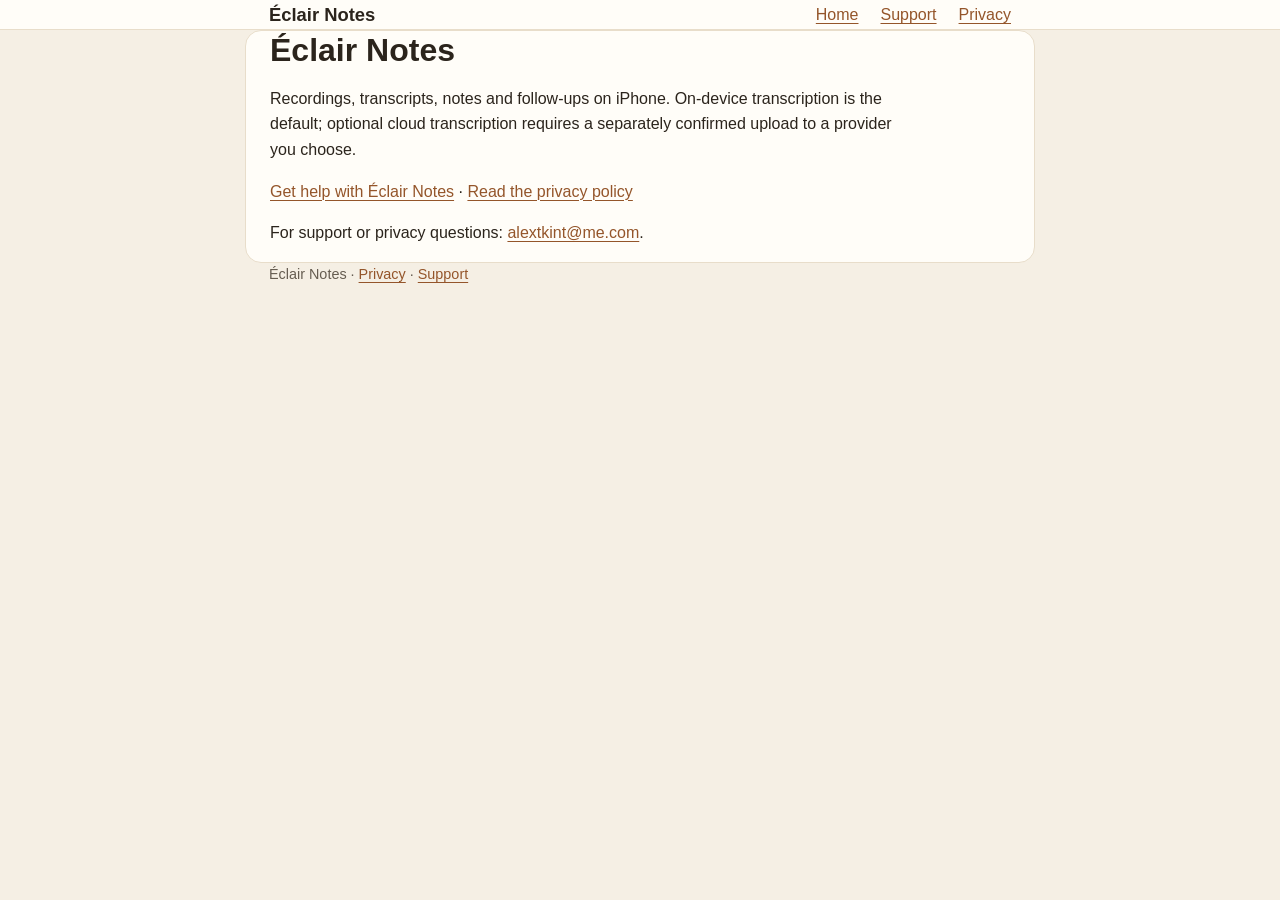
<file: index.html>
<!doctype html><html lang="en"><head><meta charset="utf-8"><meta name="viewport" content="width=device-width,initial-scale=1"><title>Éclair Notes — Support and Privacy</title><link rel="stylesheet" href="./style.css"></head><body><header><nav class="wrap" aria-label="Main navigation"><strong>Éclair Notes</strong><a href="./">Home</a><a href="./support/">Support</a><a href="./privacy/">Privacy</a></nav></header><main class="wrap"><h1>Éclair Notes</h1><p>Recordings, transcripts, notes and follow-ups on iPhone. On-device transcription is the default; optional cloud transcription requires a separately confirmed upload to a provider you choose.</p><p><a href="./support/">Get help with Éclair Notes</a> · <a href="./privacy/">Read the privacy policy</a></p><p>For support or privacy questions: <a href="mailto:alextkint@me.com">alextkint@me.com</a>.</p></main><footer class="wrap">Éclair Notes · <a href="./privacy/">Privacy</a> · <a href="./support/">Support</a></footer></body></html>
</file>
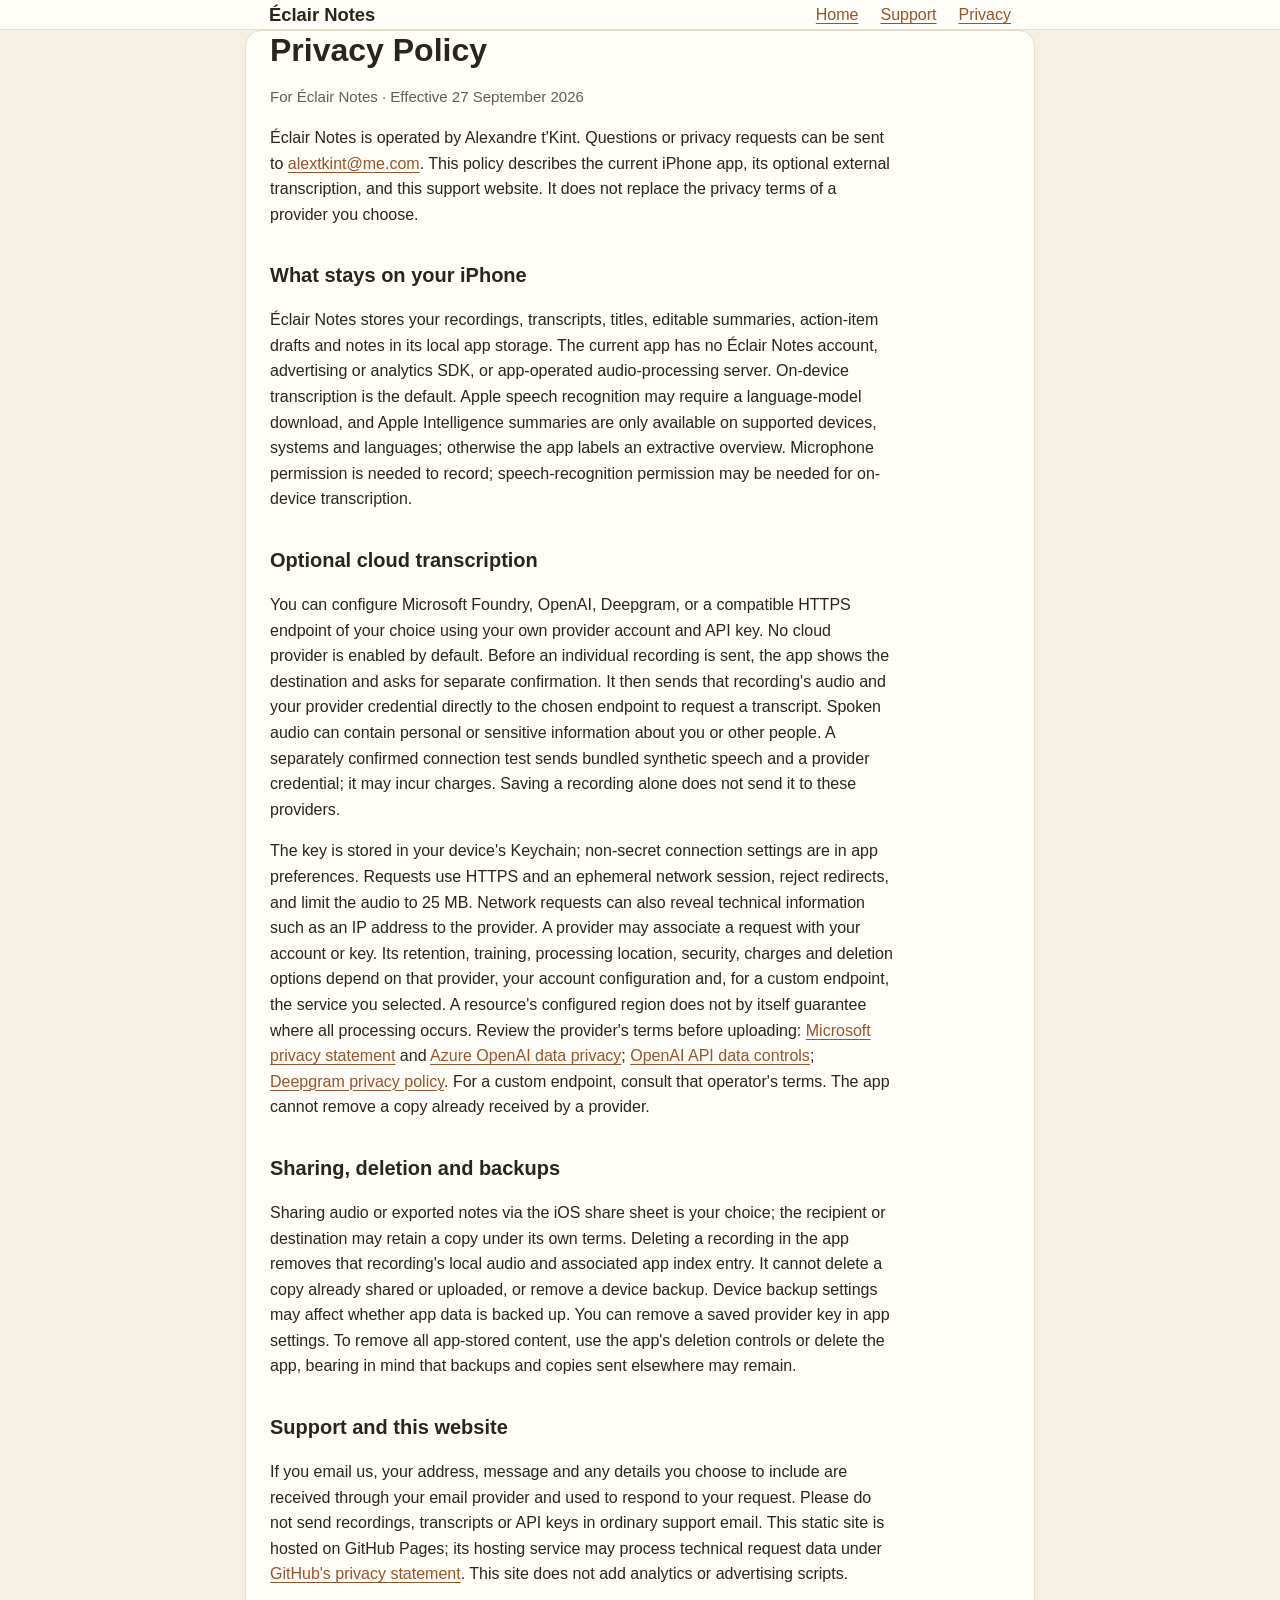
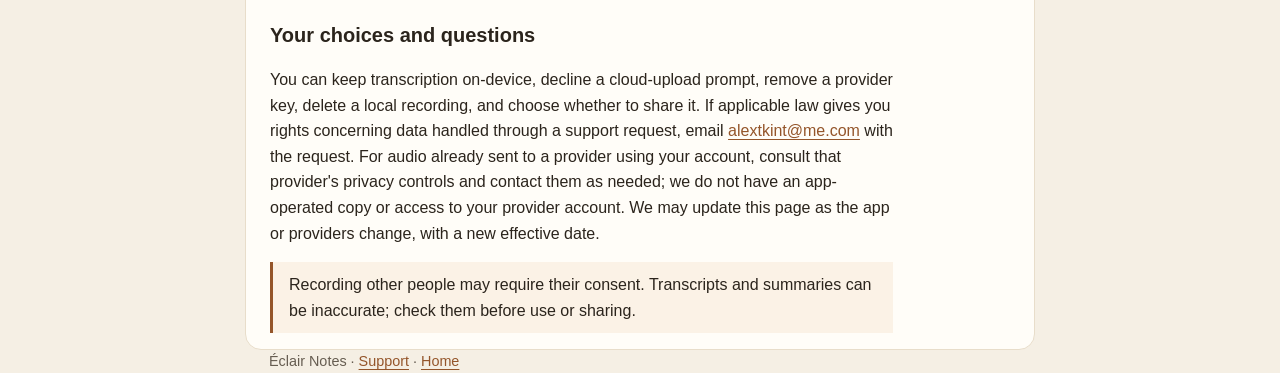
<file: privacy/index.html>
<!doctype html><html lang="en"><head><meta charset="utf-8"><meta name="viewport" content="width=device-width,initial-scale=1"><title>Privacy Policy — Éclair Notes</title><link rel="stylesheet" href="../style.css"></head><body><header><nav class="wrap" aria-label="Main navigation"><strong>Éclair Notes</strong><a href="../">Home</a><a href="../support/">Support</a><a href="./" aria-current="page">Privacy</a></nav></header><main class="wrap"><h1>Privacy Policy</h1><p class="meta">For Éclair Notes · Effective 27 September 2026</p><p>Éclair Notes is operated by Alexandre t'Kint. Questions or privacy requests can be sent to <a href="mailto:alextkint@me.com">alextkint@me.com</a>. This policy describes the current iPhone app, its optional external transcription, and this support website. It does not replace the privacy terms of a provider you choose.</p><h2>What stays on your iPhone</h2><p>Éclair Notes stores your recordings, transcripts, titles, editable summaries, action-item drafts and notes in its local app storage. The current app has no Éclair Notes account, advertising or analytics SDK, or app-operated audio-processing server. On-device transcription is the default. Apple speech recognition may require a language-model download, and Apple Intelligence summaries are only available on supported devices, systems and languages; otherwise the app labels an extractive overview. Microphone permission is needed to record; speech-recognition permission may be needed for on-device transcription.</p><h2>Optional cloud transcription</h2><p>You can configure Microsoft Foundry, OpenAI, Deepgram, or a compatible HTTPS endpoint of your choice using your own provider account and API key. No cloud provider is enabled by default. Before an individual recording is sent, the app shows the destination and asks for separate confirmation. It then sends that recording's audio and your provider credential directly to the chosen endpoint to request a transcript. Spoken audio can contain personal or sensitive information about you or other people. A separately confirmed connection test sends bundled synthetic speech and a provider credential; it may incur charges. Saving a recording alone does not send it to these providers.</p><p>The key is stored in your device's Keychain; non-secret connection settings are in app preferences. Requests use HTTPS and an ephemeral network session, reject redirects, and limit the audio to 25 MB. Network requests can also reveal technical information such as an IP address to the provider. A provider may associate a request with your account or key. Its retention, training, processing location, security, charges and deletion options depend on that provider, your account configuration and, for a custom endpoint, the service you selected. A resource's configured region does not by itself guarantee where all processing occurs. Review the provider's terms before uploading: <a href="https://www.microsoft.com/en-us/privacy/privacystatement">Microsoft privacy statement</a> and <a href="https://learn.microsoft.com/en-us/azure/foundry/responsible-ai/openai/data-privacy">Azure OpenAI data privacy</a>; <a href="https://developers.openai.com/api/docs/guides/your-data">OpenAI API data controls</a>; <a href="https://deepgram.com/privacy">Deepgram privacy policy</a>. For a custom endpoint, consult that operator's terms. The app cannot remove a copy already received by a provider.</p><h2>Sharing, deletion and backups</h2><p>Sharing audio or exported notes via the iOS share sheet is your choice; the recipient or destination may retain a copy under its own terms. Deleting a recording in the app removes that recording's local audio and associated app index entry. It cannot delete a copy already shared or uploaded, or remove a device backup. Device backup settings may affect whether app data is backed up. You can remove a saved provider key in app settings. To remove all app-stored content, use the app's deletion controls or delete the app, bearing in mind that backups and copies sent elsewhere may remain.</p><h2>Support and this website</h2><p>If you email us, your address, message and any details you choose to include are received through your email provider and used to respond to your request. Please do not send recordings, transcripts or API keys in ordinary support email. This static site is hosted on GitHub Pages; its hosting service may process technical request data under <a href="https://docs.github.com/en/site-policy/privacy-policies/github-general-privacy-statement">GitHub's privacy statement</a>. This site does not add analytics or advertising scripts.</p><h2>Your choices and questions</h2><p>You can keep transcription on-device, decline a cloud-upload prompt, remove a provider key, delete a local recording, and choose whether to share it. If applicable law gives you rights concerning data handled through a support request, email <a href="mailto:alextkint@me.com">alextkint@me.com</a> with the request. For audio already sent to a provider using your account, consult that provider's privacy controls and contact them as needed; we do not have an app-operated copy or access to your provider account. We may update this page as the app or providers change, with a new effective date.</p><p class="note">Recording other people may require their consent. Transcripts and summaries can be inaccurate; check them before use or sharing.</p></main><footer class="wrap">Éclair Notes · <a href="../support/">Support</a> · <a href="../">Home</a></footer></body></html>
</file>
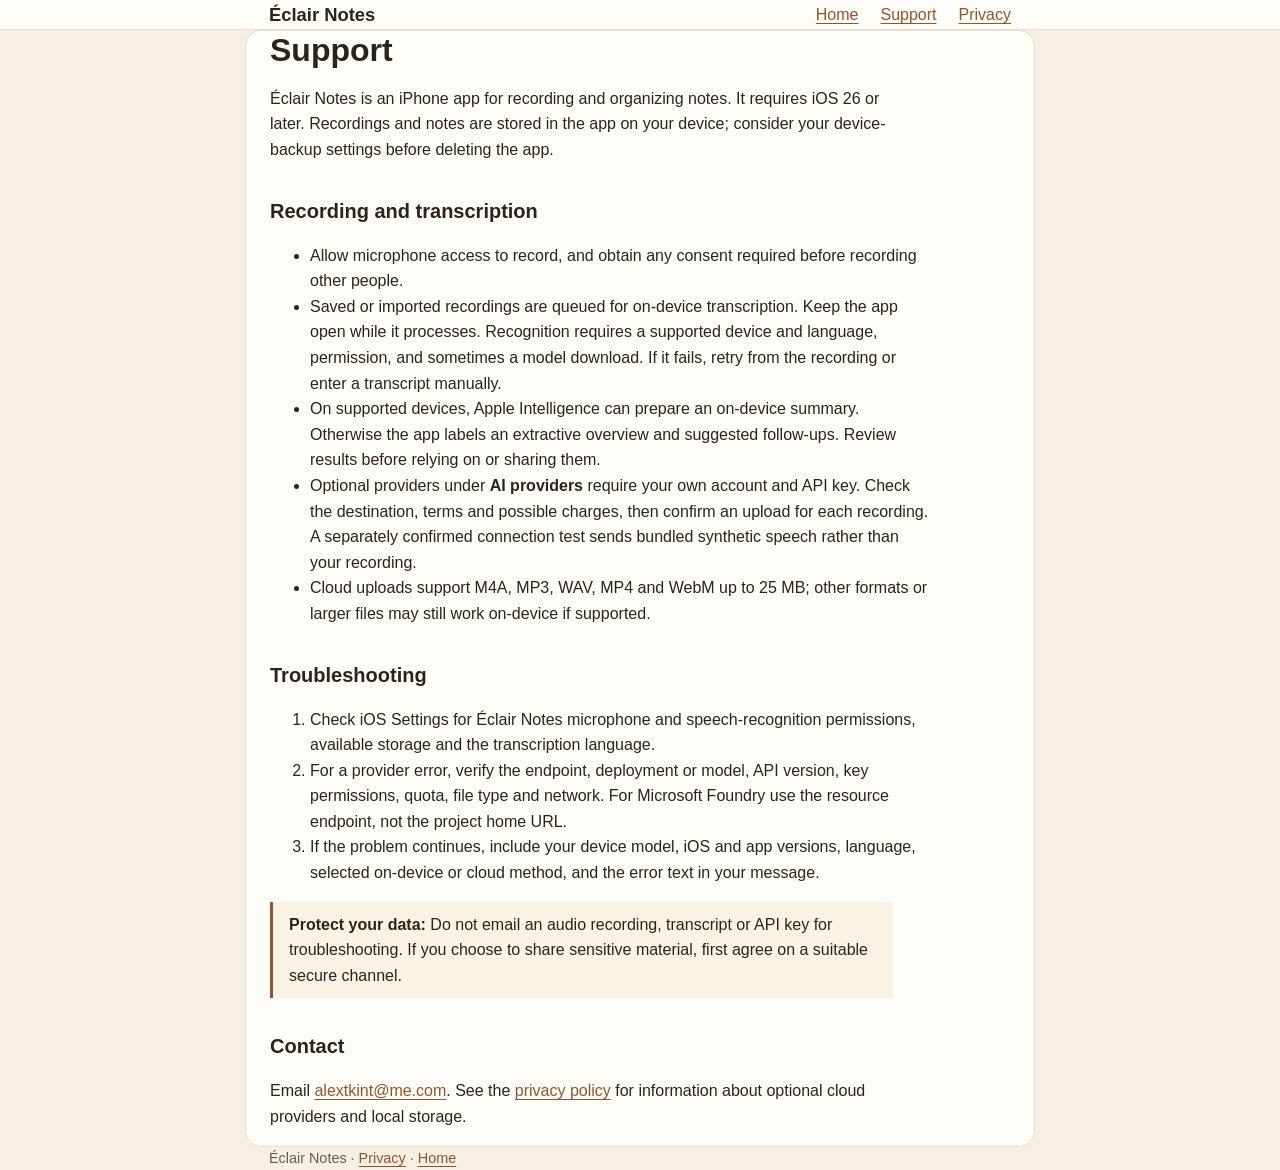
<file: support/index.html>
<!doctype html><html lang="en"><head><meta charset="utf-8"><meta name="viewport" content="width=device-width,initial-scale=1"><title>Support — Éclair Notes</title><link rel="stylesheet" href="../style.css"></head><body><header><nav class="wrap" aria-label="Main navigation"><strong>Éclair Notes</strong><a href="../">Home</a><a href="./" aria-current="page">Support</a><a href="../privacy/">Privacy</a></nav></header><main class="wrap"><h1>Support</h1><p>Éclair Notes is an iPhone app for recording and organizing notes. It requires iOS 26 or later. Recordings and notes are stored in the app on your device; consider your device-backup settings before deleting the app.</p><h2>Recording and transcription</h2><ul><li>Allow microphone access to record, and obtain any consent required before recording other people.</li><li>Saved or imported recordings are queued for on-device transcription. Keep the app open while it processes. Recognition requires a supported device and language, permission, and sometimes a model download. If it fails, retry from the recording or enter a transcript manually.</li><li>On supported devices, Apple Intelligence can prepare an on-device summary. Otherwise the app labels an extractive overview and suggested follow-ups. Review results before relying on or sharing them.</li><li>Optional providers under <strong>AI providers</strong> require your own account and API key. Check the destination, terms and possible charges, then confirm an upload for each recording. A separately confirmed connection test sends bundled synthetic speech rather than your recording.</li><li>Cloud uploads support M4A, MP3, WAV, MP4 and WebM up to 25 MB; other formats or larger files may still work on-device if supported.</li></ul><h2>Troubleshooting</h2><ol><li>Check iOS Settings for Éclair Notes microphone and speech-recognition permissions, available storage and the transcription language.</li><li>For a provider error, verify the endpoint, deployment or model, API version, key permissions, quota, file type and network. For Microsoft Foundry use the resource endpoint, not the project home URL.</li><li>If the problem continues, include your device model, iOS and app versions, language, selected on-device or cloud method, and the error text in your message.</li></ol><p class="note"><strong>Protect your data:</strong> Do not email an audio recording, transcript or API key for troubleshooting. If you choose to share sensitive material, first agree on a suitable secure channel.</p><h2>Contact</h2><p>Email <a href="mailto:alextkint@me.com">alextkint@me.com</a>. See the <a href="../privacy/">privacy policy</a> for information about optional cloud providers and local storage.</p></main><footer class="wrap">Éclair Notes · <a href="../privacy/">Privacy</a> · <a href="../">Home</a></footer></body></html>
</file>
<file: style.css>
:root{color-scheme:light;--ink:#2b241c;--muted:#665d51;--line:#e8ddca;--accent:#94552a;--paper:#fffdf8}*{box-sizing:border-box}html{font-family:-apple-system,BlinkMacSystemFont,"Segoe UI",sans-serif;line-height:1.6;background:#f5efe4;color:var(--ink)}body{margin:0}.wrap{max-width:790px;margin:auto;padding:0 24px}header{border-bottom:1px solid var(--line);background:var(--paper)}nav{display:flex;align-items:center;gap:22px;flex-wrap:wrap;padding:16px 0}nav strong{margin-right:auto;font-size:1.15rem}a{color:var(--accent);text-decoration-thickness:1px;text-underline-offset:3px}nav a{white-space:nowrap}main{background:var(--paper);padding:32px 24px 56px;margin:30px auto;border:1px solid var(--line);border-radius:16px}h1{font-size:2rem;line-height:1.2;margin:0 0 12px}h2{font-size:1.25rem;margin:32px 0 8px}p,li{max-width:70ch}.meta{color:var(--muted);font-size:.94rem}.note{border-left:3px solid var(--accent);padding:10px 16px;background:#fbf2e6}footer{color:var(--muted);padding:0 24px 36px;font-size:.9rem}a:focus-visible{outline:3px solid var(--accent);outline-offset:4px}@media(max-width:600px){main{margin:0 auto;border-radius:0;border-left:0;border-right:0}nav{gap:12px}nav strong{width:100%}}
</file>
